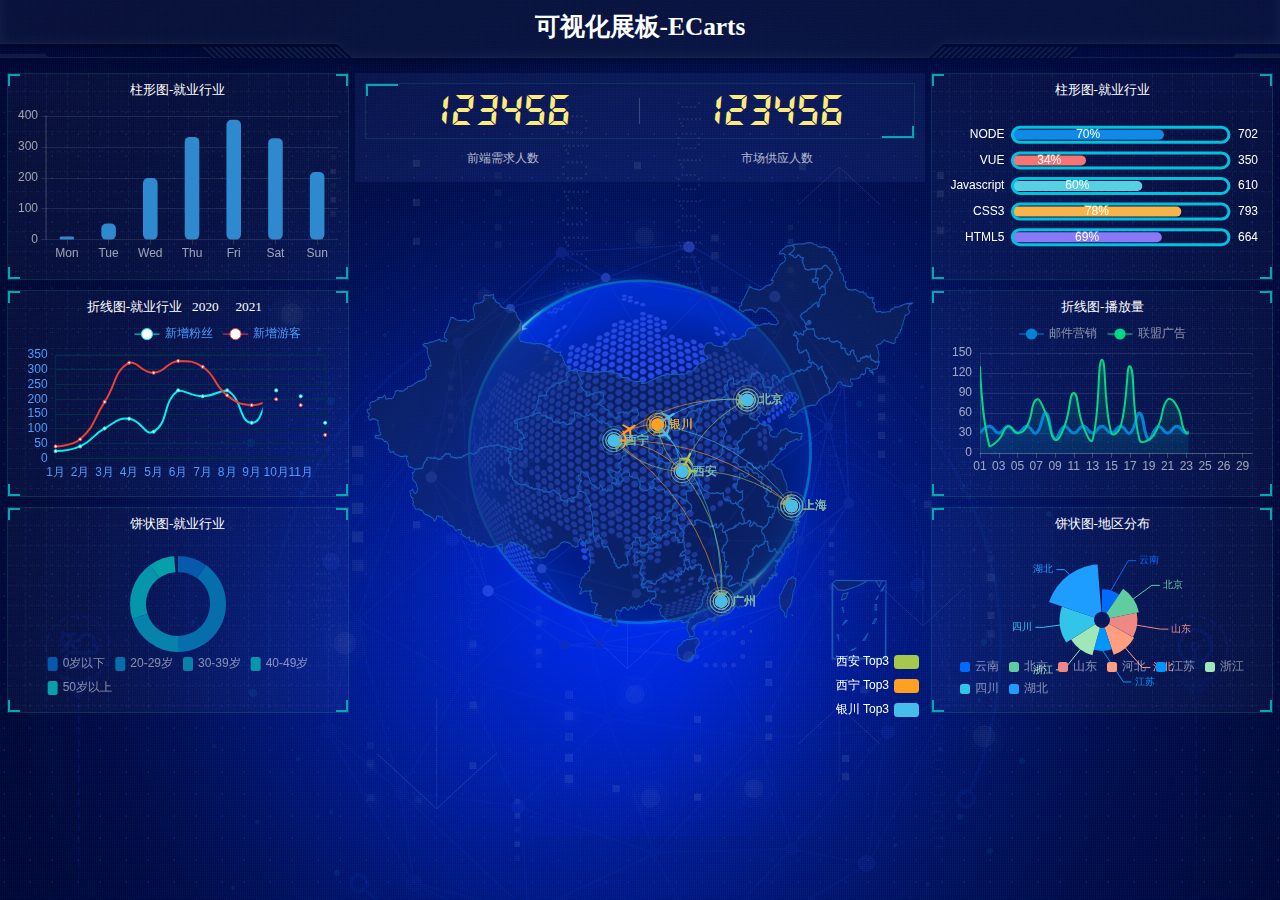
<file: index.html>
<!DOCTYPE html>
<html lang="en">

<head>
  <meta charset="UTF-8">
  <meta name="viewport" content="width=device-width, initial-scale=1.0">
  <title>数据可视化</title>
  <link rel="stylesheet" href="css/index.css">
</head>

<body>
  <!-- 头部的盒子 -->
  <header>
    <h1>可视化展板-ECarts</h1>
    <div class="showTime"></div>
    <script>
      var t = null;
      t = setTimeout(time, 1000); //开始运行
      function time() {
        clearTimeout(t); //清除定时器
        dt = new Date();
        var y = dt.getFullYear();
        var mt = dt.getMonth() + 1;
        var day = dt.getDate();
        var h = dt.getHours();
        var m = dt.getMinutes();
        var s = dt.getSeconds();
        document.querySelector(".showTime").innerHTML =
          "当前时间: " +
          y +
          "年" +
          mt +
          "月" +
          day +
          "-" +
          h +
          "时" +
          m +
          "分" +
          s +
          "秒";
        t = setTimeout(time, 1); //设置定时器，循环运行

      }
    </script>
  </header>

  <!-- 页面主题部分 -->
  <section class="mainbox">
    <div class="column">
      <div class="panel bar">
        <h2>柱形图-就业行业</h2>
        <div class="chart"></div>
        <div class="panel-footer"></div>
      </div>
      <div class="panel line">
        <h2>折线图-就业行业
          <a href="javascript:;">2020</a>
          <a href="javascript:;">2021</a>
        </h2>
        <div class="chart"></div>
        <div class="panel-footer"></div>
      </div>
      <div class="panel pie">
        <h2>饼状图-就业行业</h2>
        <div class="chart"></div>
        <div class="panel-footer"></div>
      </div>
    </div>
    <div class="column">
      <!-- no 模块制作 -->
      <div class="no">
        <div class="no-hd">
          <ul>
            <li>123456</li>
            <li>123456</li>
          </ul>
        </div>
        <div class="no-bd">
          <ul>
            <li>前端需求人数</li>
            <li>市场供应人数</li>
          </ul>
        </div>
      </div>
      <!-- 地图模块 -->
      <div class="map">
        <div class="map1"></div>
        <div class="map2"></div>
        <div class="map3"></div>
        <div class="chart">地图模块</div>
      </div>
    </div>
    <div class="column">
      <div class="panel bar2">
        <h2>柱形图-就业行业</h2>
        <div class="chart"></div>
        <div class="panel-footer"></div>
      </div>
      <div class="panel line2">
        <h2>折线图-播放量</h2>
        <div class="chart"></div>
        <div class="panel-footer"></div>
      </div>
      <div class="panel pie2">
        <h2>饼状图-地区分布</h2>
        <div class="chart"></div>
        <div class="panel-footer"></div>
      </div>
    </div>
  </section>
  <script src="js/flexible.js"></script>

  <!-- 先映入jquery -->
  <script src="js/jquery.js"></script>
  <script src="js/echarts.min.js"></script>
  <script src="js/china.js"></script>
  <script src="js/index.js"></script>
</body>

</html>
</file>
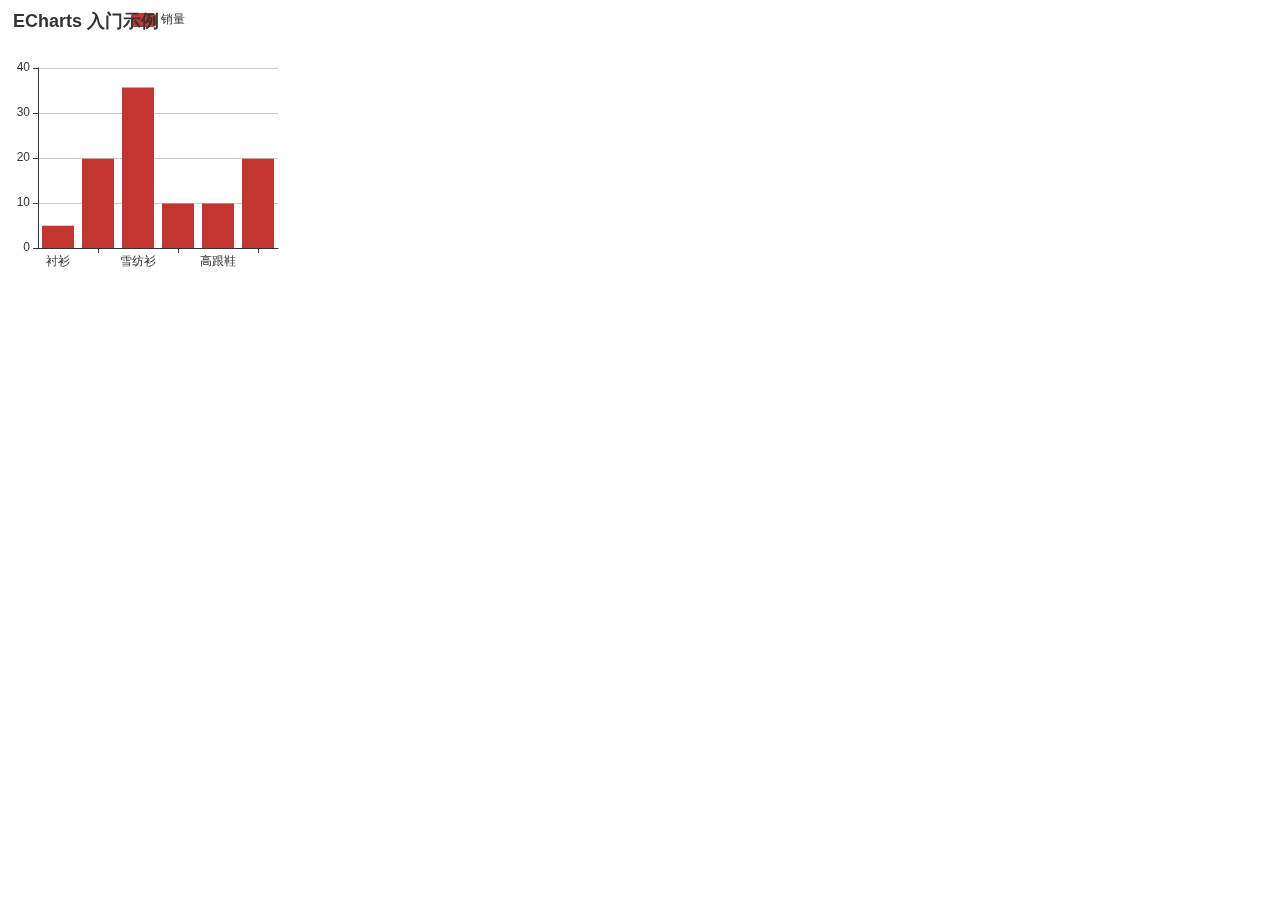
<file: echarts使用步骤.html>
<!DOCTYPE html>
<html lang="en">
<head>
    <meta charset="UTF-8">
    <meta name="viewport" content="width=device-width, initial-scale=1.0">
    <title>Document</title>
</head>
<style>
    .box{
        width: 300px;
        height: 300px;
        /* background-color: pink; */
    }
</style>
<body>
    <div class="box"></div>
    <script src="js/echarts.min.js"></script>
    <script >
        //echarts.init(dom容器);
       var myChart= echarts.init(document.querySelector(".box"));
       //指定配置项
       var option = {
        //    设置图标的标题
            title: {
                text: 'ECharts 入门示例'
            },
            // 图标的提示框组件
            tooltip: {
            },
            // 图例组件
            legend: {
                data:['销量']
            },
            xAxis: {
                data: ["衬衫","羊毛衫","雪纺衫","裤子","高跟鞋","袜子"]
            },
            yAxis: {},
            series: [{
                name: '销量',
                type: 'bar',
                data: [5, 20, 36, 10, 10, 20]
            }]
        };
        myChart.setOption(option);
    </script>
</body>
</html>
</file>
<file: css/index.css>
* {
  margin: 0;
  padding: 0;
  box-sizing: border-box;
}
li {
  list-style: none;
}
@font-face {
  font-family: electronicFont;
  src: url(../font/DS-DIGIT.TTF);
}
body {
  background: url(../images/bg.jpg) no-repeat top center;
  line-height: 1.15;
}
header {
  position: relative;
  height: 1.25rem;
  background: url(../images/head_bg.png) no-repeat;
  background-size: 100% 100%;
}
header h1 {
  font-size: 0.475rem;
  color: #fff;
  text-align: center;
  line-height: 1rem;
}
header .showTime {
  position: absolute;
  right: 0.375rem;
  top: 0;
  line-height: 0.9375rem;
  color: rgba(255, 255, 255, 0.7);
  font-size: 0.25rem;
}
.mainbox {
  display: flex;
  min-width: 1024px;
  max-width: 1920px;
  margin: 0 auto;
  padding: 0.125rem 0.125rem 0;
}
.mainbox .column {
  flex: 3;
}
.mainbox .column:nth-child(2) {
  flex: 5;
  margin: 0 0.125rem 0.1875rem;
  overflow: hidden;
}
.mainbox .column .panel {
  position: relative;
  height: 3.875rem;
  padding: 0 0.1875rem 0.5rem;
  border: 1px solid rgba(25, 186, 139, 0.17);
  margin-bottom: 0.1875rem;
  background: url(../images/line\(1\).png) rgba(255, 255, 255, 0.03);
}
.mainbox .column .panel::before {
  position: absolute;
  top: 0;
  left: 0;
  width: 10px;
  height: 10px;
  border-left: 2px solid #02a6b5;
  border-top: 2px solid #02a6b5;
  content: "";
}
.mainbox .column .panel::after {
  position: absolute;
  top: 0;
  right: 0;
  width: 10px;
  height: 10px;
  border-right: 2px solid #02a6b5;
  border-top: 2px solid #02a6b5;
  content: "";
}
.mainbox .column .panel .panel-footer {
  position: absolute;
  bottom: 0;
  left: 0;
  width: 100%;
}
.mainbox .column .panel .panel-footer::before {
  position: absolute;
  bottom: 0;
  left: 0;
  width: 10px;
  height: 10px;
  border-left: 2px solid #02a6b5;
  border-bottom: 2px solid #02a6b5;
  content: "";
}
.mainbox .column .panel .panel-footer::after {
  position: absolute;
  bottom: 0;
  right: 0;
  width: 10px;
  height: 10px;
  border-right: 2px solid #02a6b5;
  border-bottom: 2px solid #02a6b5;
  content: "";
}
.mainbox .column .panel h2 {
  height: 0.6rem;
  color: #fff;
  line-height: 0.6rem;
  text-align: center;
  font-size: 0.25rem;
  font-weight: 400;
}
.mainbox .column .panel h2 a {
  color: #fff;
  text-decoration: none;
  margin: 0 0.125rem;
}
.mainbox .column .panel .chart {
  height: 3rem;
}
.mainbox .no {
  background: rgba(101, 132, 226, 0.1);
  padding: 0.1875rem;
}
.mainbox .no .no-hd {
  position: relative;
  border: 1px solid rgba(25, 186, 139, 0.17);
}
.mainbox .no .no-hd::before {
  position: absolute;
  top: 0;
  left: 0;
  content: "";
  width: 30px;
  height: 10px;
  border-top: 2px solid #02a6b5;
  border-left: 2px solid #02a6b5;
}
.mainbox .no .no-hd::after {
  position: absolute;
  bottom: 0;
  right: 0;
  content: "";
  width: 30px;
  height: 10px;
  border-right: 2px solid #02a6b5;
  border-bottom: 2px solid #02a6b5;
}
.mainbox .no .no-hd ul {
  display: flex;
}
.mainbox .no .no-hd ul li {
  position: relative;
  flex: 1;
  line-height: 1rem;
  font-size: 0.875rem;
  color: #ffeb7b;
  text-align: center;
  font-family: "electronicFont";
}
.mainbox .no .no-hd ul li:nth-child(1)::after {
  content: "";
  position: absolute;
  top: 25%;
  height: 50%;
  width: 1px;
  background: rgba(255, 255, 255, 0.2);
  right: 0;
}
.mainbox .no .no-bd ul {
  display: flex;
}
.mainbox .no .no-bd ul li {
  flex: 1;
  text-align: center;
  color: rgba(255, 255, 255, 0.7);
  font-size: 0.225rem;
  line-height: 0.5rem;
  padding-top: 0.125rem;
}
.mainbox .map {
  height: 10.125rem;
  position: relative;
}
.mainbox .map .map1 {
  width: 6.475rem;
  height: 6.475rem;
  position: absolute;
  top: 50%;
  left: 50%;
  transform: translate(-50%, -50%);
  background: url(../images/map.png);
  background-size: 100% 100%;
}
.mainbox .map .map2 {
  width: 8.0375rem;
  height: 8.0375rem;
  position: absolute;
  top: 50%;
  left: 50%;
  transform: translate(-50%, -50%);
  background: url(../images/lbx.png);
  background-size: 100% 100%;
  animation: rotate1 15s linear infinite;
  opacity: 0.6;
}
.mainbox .map .map3 {
  width: 7.075rem;
  height: 7.075rem;
  position: absolute;
  top: 50%;
  left: 50%;
  transform: translate(-50%, -50%);
  background: url(../images/jt.png);
  background-size: 100% 100%;
  animation: rotate2 10s linear infinite;
  opacity: 0.6;
}
.mainbox .map .chart {
  position: absolute;
  top: 0;
  left: 0;
  width: 100%;
  height: 10.125rem;
}
@keyframes rotate1 {
  from {
    transform: translate(-50%, -50%) rotate(0deg);
  }
  to {
    transform: translate(-50%, -50%) rotate(360deg);
  }
}
@keyframes rotate2 {
  from {
    transform: translate(-50%, -50%) rotate(0deg);
  }
  to {
    transform: translate(-50%, -50%) rotate(-360deg);
  }
}
/* 约束屏幕尺寸 */
@media screen and (max-width: 1024px) {
  html {
    font-size: 42px !important;
  }
}
@media screen and (min-width: 1920px) {
  html {
    font-size: 80px !important;
  }
}
</file>
